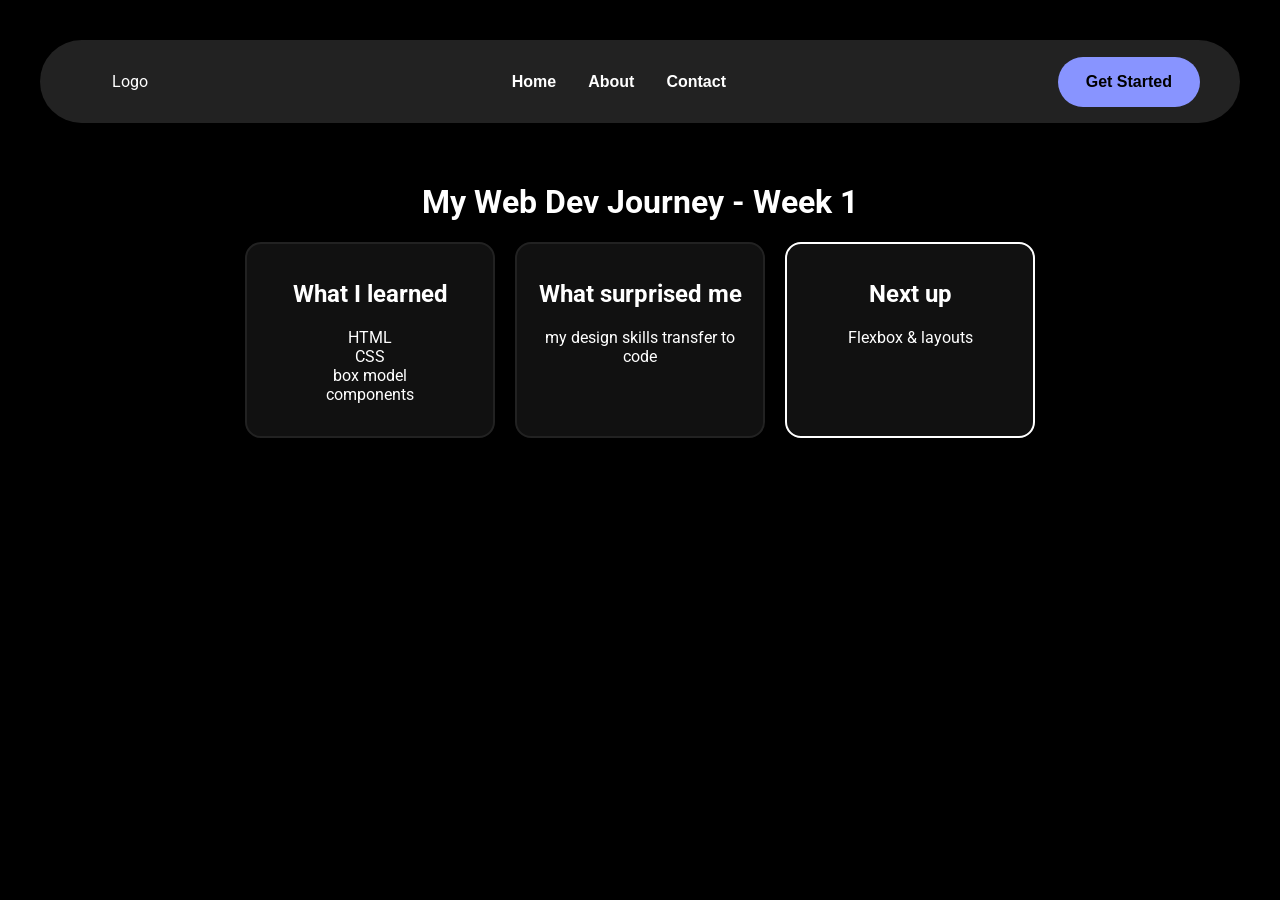
<file: index.html>
<!DOCTYPE html>
<html lang="en">

<head>
    <meta charset="UTF-8">
    <meta name="viewport" content="width=device-width, initial-scale=1.0">
    <title>Challege 1 - Nav bar</title>
    <link rel="stylesheet" href="style.css">
    <link rel="preconnect" href="https://fonts.googleapis.com">
    <link rel="preconnect" href="https://fonts.gstatic.com" crossorigin>
    <link href="https://fonts.googleapis.com/css2?family=Noto+Naskh+Arabic:wght@400..700&family=Roboto:ital,wght@0,100..900;1,100..900&display=swap" rel="stylesheet">
</head>

<body>
    <div class="nav">
        <div class="logo">
            <div>Logo</div>
        </div>

        <div class="links">
            <a href="#">Home</a>
            <a href="#">About</a>
            <a href="#">Contact</a>
        </div>

        <div class="button">
            <a href="https://www.upwork.com" target="_blank" rel="noopener">Get Started</a>
        </div>
    </div>

    <h1 class="page-title">My Web Dev Journey - Week 1</h1>
    <div class="card-row">
        <div class="card">
            <h2>What I learned</h2>
            <ul>
                <li>HTML</li>
                <li>CSS</li>
                <li>box model</li>
                <li>components</li>
            </ul>
        </div>

        <div class="card">
            <h2>What surprised me</h2>
            <p>my design skills transfer to code</p>
        </div>

        <div class="card featured">
            <h2>Next up</h2>
            <p>Flexbox & layouts</p>
        </div>
    </div>
</body>

</html>
</file>
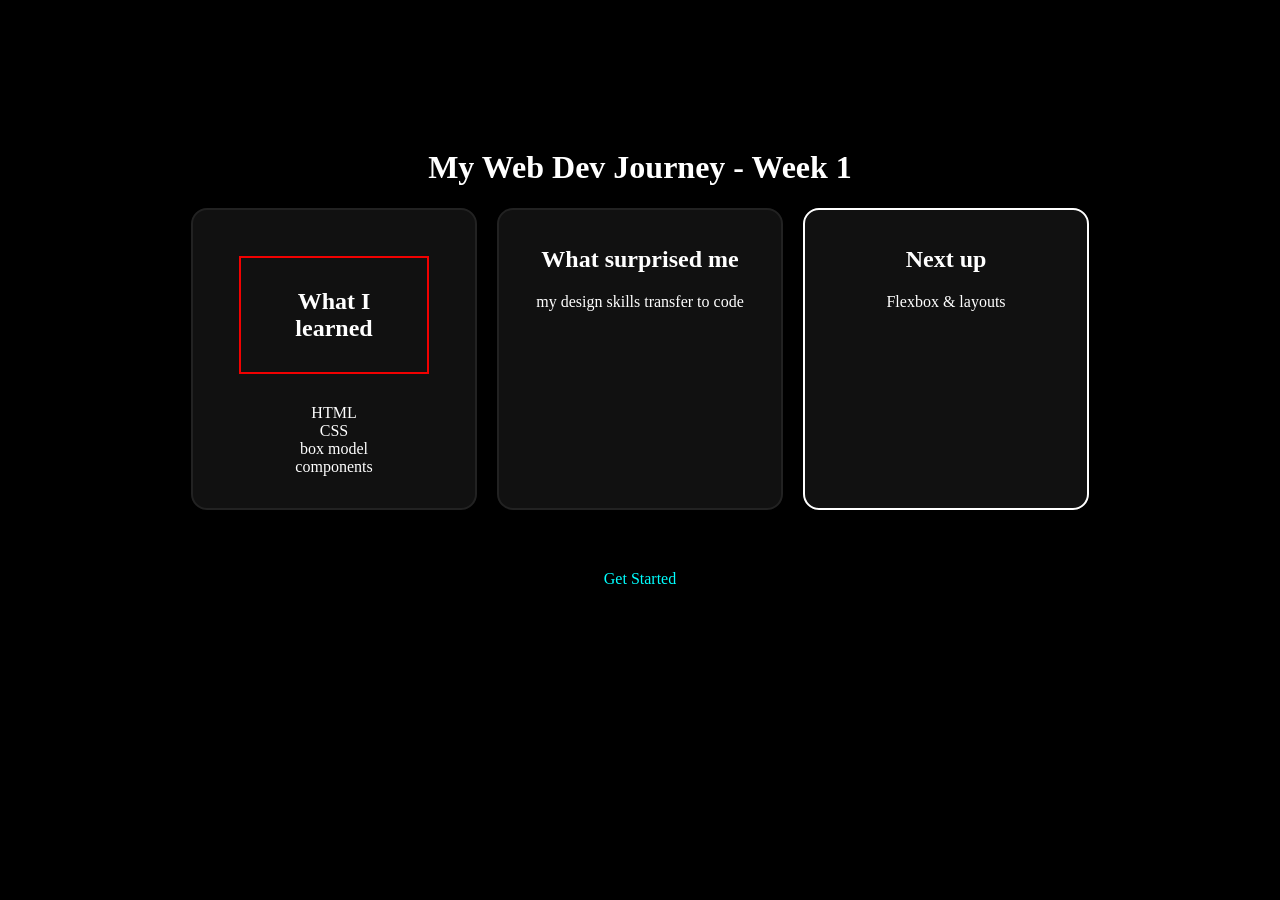
<file: Week 1/index.html>
<!DOCTYPE html>
<html lang="en">
    <head>
    <meta charset="UTF-8">
    <meta name="viewport" content="width=device-width, initial-scale=1.0">
    <title>My Web Dev Journey — Week 1</title>
    <link rel="stylesheet" href="style.css">
    </head>

    <body>
        <h1>My Web Dev Journey - Week 1</h1>
        <div class="card-row">
        <div class="card box-test">
             <h2>What I learned</h2>
            <ul>
                <li>HTML</li>
                <li>CSS</li>
                <li>box model</li>
                <li>components</li>
                </ul>
        </div>

        <div class="card">
             <h2>What surprised me</h2>
             <p>my design skills transfer to code</p>
        </div>

        <div class="card featured">
             <h2>Next up</h2>
             <p>Flexbox & layouts</p>
        </div>
        </div>
        <div class="link"> <a href="#">Get Started</a></div>
    </body>
</html>
</file>
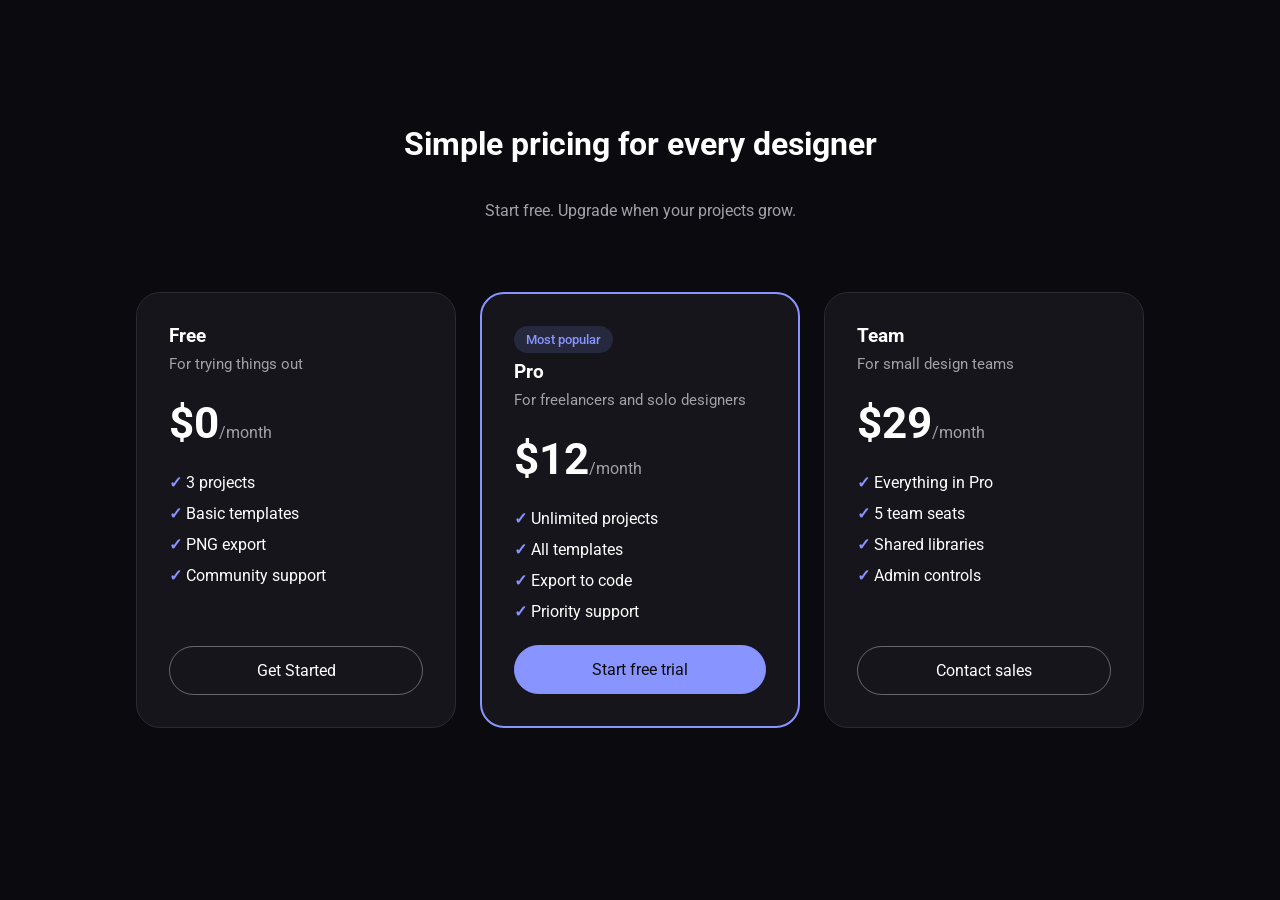
<file: Figma to code/pricing.html>
<!DOCTYPE html>
<html lang="en">
    <head>
        <meta charset="UTF-8">
        <meta name="viewport" content="width=device-width">
        <link rel="stylesheet" href="style.css">
        <title>Pricing Section</title>
        <link rel="preconnect" href="https://fonts.googleapis.com">
        <link rel="preconnect" href="https://fonts.gstatic.com" crossorigin>
        <link href="https://fonts.googleapis.com/css2?family=Roboto:wght@100..900&display=swap" rel="stylesheet">
    </head>

    <body>
        <div class="text">
            <h1>Simple pricing for every designer</h1>
            <p>Start free. Upgrade when your projects grow.</p>
        </div>

        <div class="card-row">
            <div class="card">
             <div class="plan">
             <h3>Free</h3>
             <p class="plan-desc">For trying things out</p>
           </div>

          <div>
             <p class="price"> <span class="amount">$0</span>/month</p>
          </div>

          <div class="ul">
            <ul>

              <li><span class="check">✓</span> 3 projects</li>
              <li><span class="check">✓</span> Basic templates</li>
              <li><span class="check">✓</span> PNG export</li>
              <li><span class="check">✓</span> Community support</li>
             </ul>
          </div>

           <a class="btn" href="#" target="_blank" rel="noopener">Get Started</a>

           </div>

           <div class="card featured">
             
             <div class="plan">
               <p class="badge">Most popular</p>
               <h3>Pro</h3>
              <p class="plan-desc">For freelancers and solo designers</p>
             </div>

          <div>
             <p class="price"> <span class="amount">$12</span>/month</p>
          </div>

          <div class="ul">
            <ul>

              <li><span class="check">✓</span> Unlimited projects</li>
              <li><span class="check">✓</span> All templates</li>
              <li><span class="check">✓</span> Export to code</li>
              <li><span class="check">✓</span> Priority support</li>
             </ul>
          </div>

           <a class="btn btn-primary" href="#" target="_blank" rel="noopener">Start free trial</a>

           </div>

           <div class="card">
             <div class="plan">
             <h3>Team</h3>
             <p class="plan-desc">For small design teams</p>
           </div>

          <div>
             <p class="price"> <span class="amount">$29</span>/month</p>
          </div>

          <div class="ul">
            <ul>

              <li><span class="check">✓</span> Everything in Pro</li>
              <li><span class="check">✓</span> 5 team seats</li>
              <li><span class="check">✓</span> Shared libraries</li>
              <li><span class="check">✓</span> Admin controls</li>
             </ul>
          </div>

           <a class="btn" href="#" target="_blank" rel="noopener">Contact sales</a>

           </div>
          
        </div>
        
    </body>
</html>
</file>
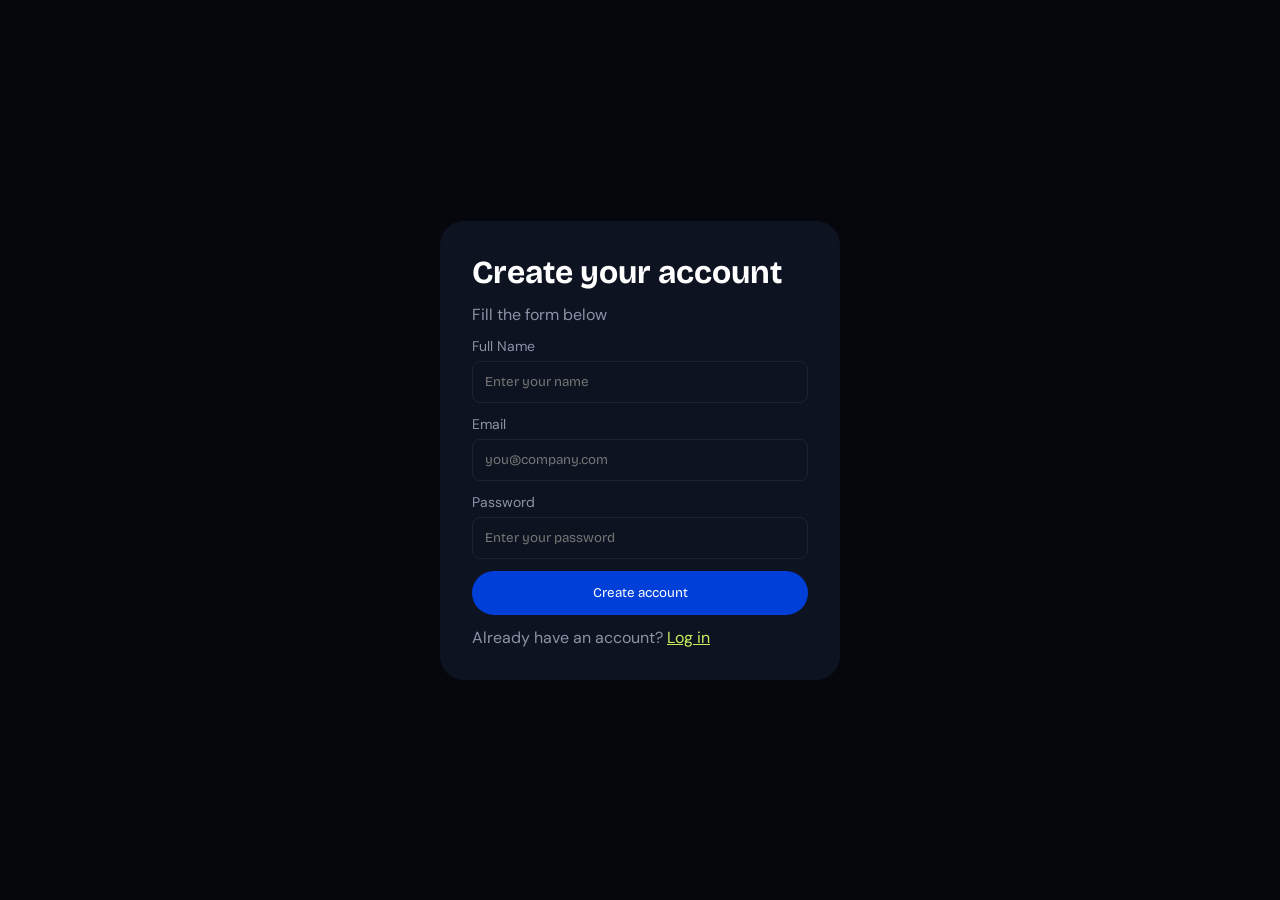
<file: Forms/signup.html>
<!DOCTYPE html>
<html lang="en">

<head>
    <meta charset="UTF-8">
    <meta name="viewport" content="width=device-width, initial-scale=1.0">
    <link rel="stylesheet" href="style.css">
    <title>Sign Up</title>
    <link rel="preconnect" href="https://fonts.googleapis.com">
    <link rel="preconnect" href="https://fonts.gstatic.com" crossorigin>
    <link
        href="https://fonts.googleapis.com/css2?family=Bricolage+Grotesque:opsz,wght@12..96,200..800&family=DM+Sans:ital,opsz,wght@0,9..40,100..1000;1,9..40,100..1000&display=swap"
        rel="stylesheet">
</head>

<body>

    <main>
        <form class="card">
            <h1>Create your account</h1>
            <p>Fill the form below</p>

            <div class="field">
                <label for="full-name">Full Name</label>
                <input type="text" id="full-name" name="full-name" placeholder="Enter your name" required>
            </div>

            <div class="field">
                <label for="email">Email</label>
                <input type="email" id="email" name="email" placeholder="you@company.com" required>
            </div>

            <div class="field">
                <label for="password">Password</label>
                <input type="password" id="password" name="password" placeholder="Enter your password" required>
            </div>

            <button type="submit">Create account</button>
            <p class="link">Already have an account? <a href="#">Log in</a></p>

        </form>
    </main>
</body>

</html>
</file>
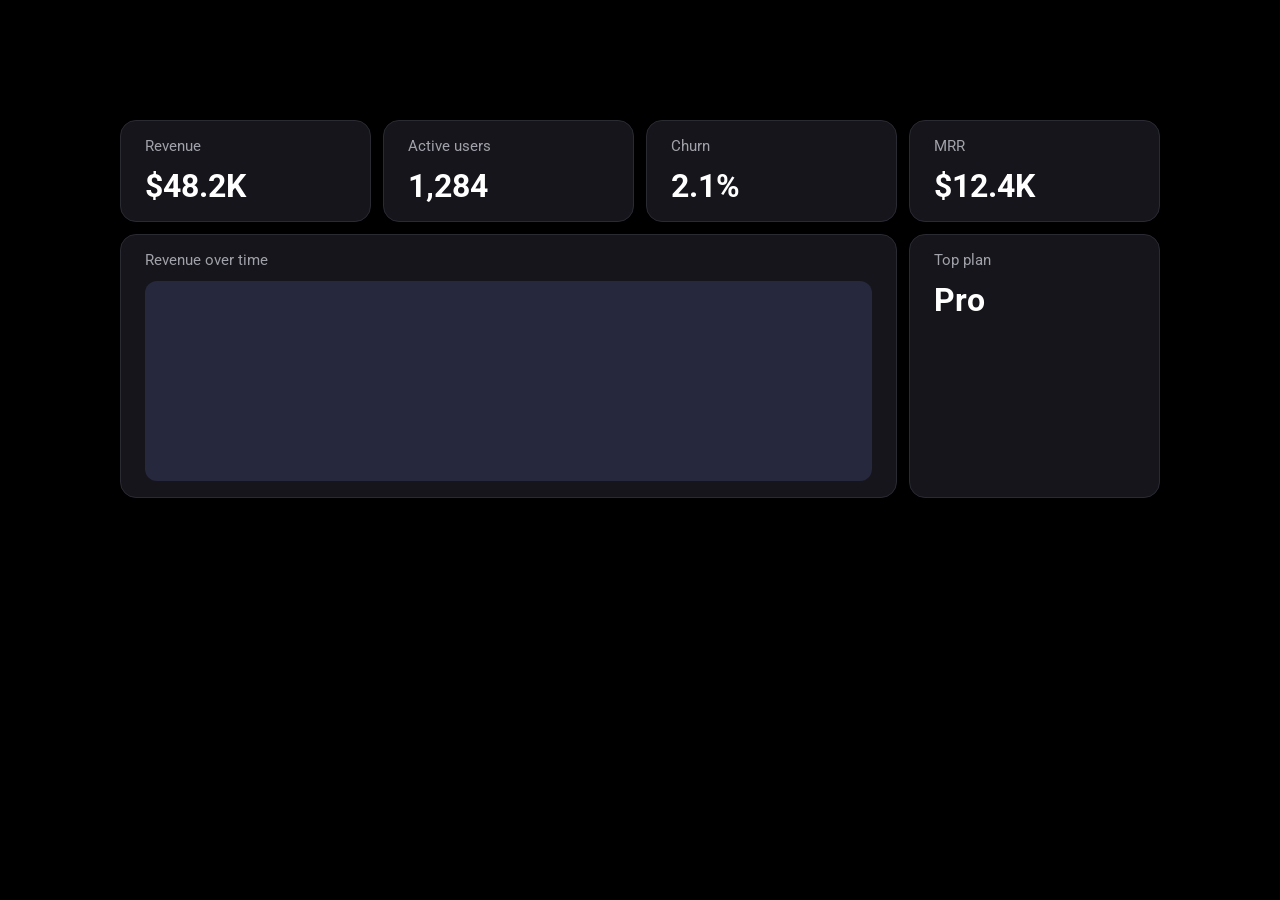
<file: Grids/grids.html>
<!DOCTYPE html>
<html lang="en">
<head>
    <meta charset="UTF-8">
    <meta name="viewport" content="width=device-width, initial-scale=1.0">
    <link rel="stylesheet" href="style.css">
    <link rel="preconnect" href="https://fonts.googleapis.com">
    <link rel="preconnect" href="https://fonts.gstatic.com" crossorigin>
    <link href="https://fonts.googleapis.com/css2?family=Roboto:wght@100..900&display=swap" rel="stylesheet">
    <title>Grids</title>
</head>
<body>
    
    <section class="stats">
        <div class="stat">
            <p class="label">Revenue</p>
            <p class="value">$48.2K</p>
        </div>

        <div class="stat">
            <p class="label">Active users</p>
            <p class="value">1,284</p>
        </div>
        
        <div class="stat">
            <p class="label">Churn</p>
            <p class="value">2.1%</p>
        </div>

        <div class="stat">
            <p class="label">MRR</p>
            <p class="value">$12.4K</p>
        </div>

        <div class="stat chart">
            <p class="label">Revenue over time</p>
            <div class="chart-area"></div>
        </div>

        <div class="stat side">
            <p class="label">Top plan</p>
            <p class="value">Pro</p>
        </div>

    </section>
</body>
</html>
</file>
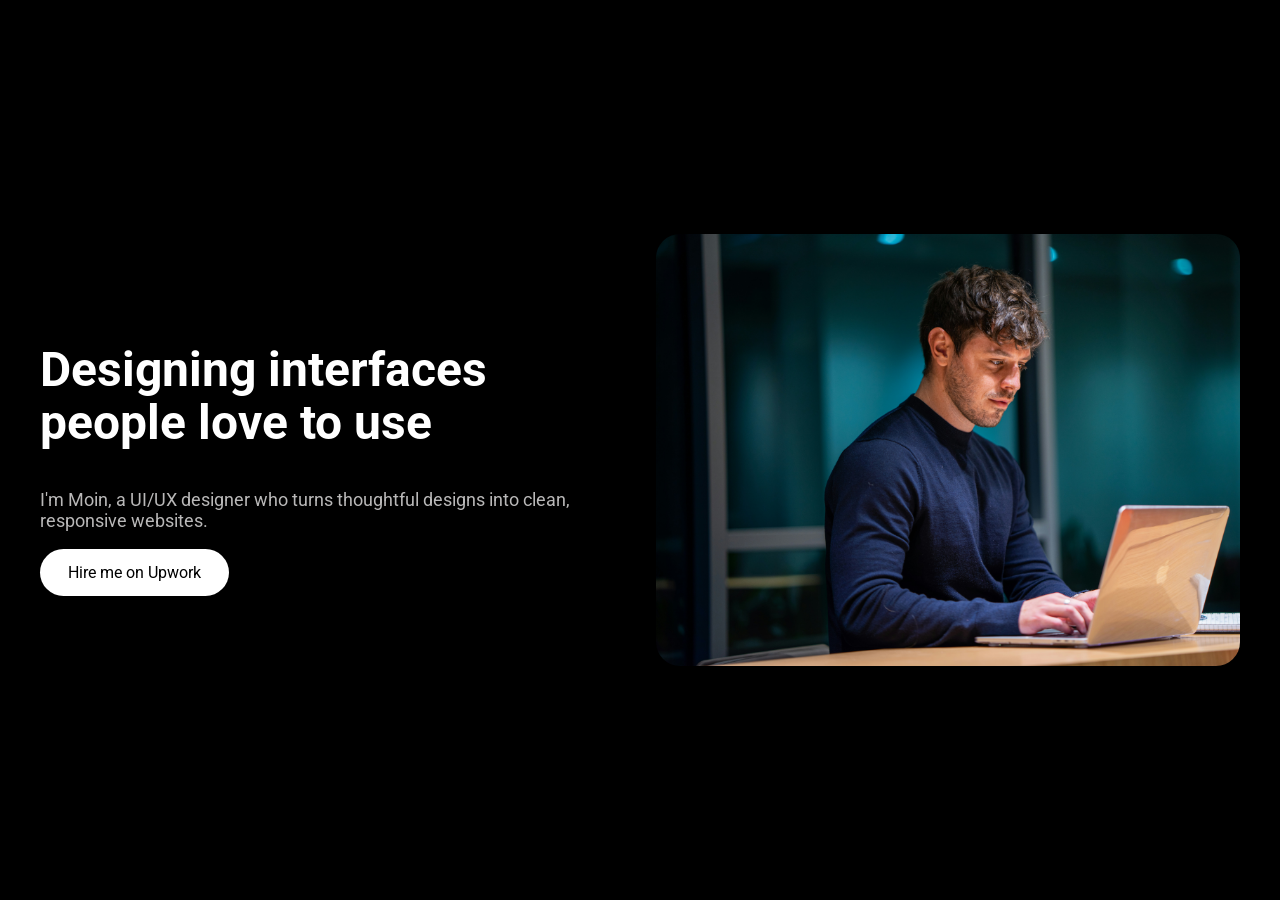
<file: Hero Section/hero.html>
<!DOCTYPE html>
<html lang="en">
    <head>
        <meta charset="UTF-8">
        <title>Home</title>
        <link rel="stylesheet" href="style.css">
        <meta name="viewport" content="width=device-width, initial-scale=1.0">
        <link rel="preconnect" href="https://fonts.googleapis.com">
        <link rel="preconnect" href="https://fonts.gstatic.com" crossorigin>
        <link href="https://fonts.googleapis.com/css2?family=Roboto:wght@100..900&display=swap" rel="stylesheet">
    </head>

    <body>
        <section class="hero">

            <div class="hero-text">
              <h1>Designing interfaces people love to use</h1>
              <p class="intro">I'm Moin, a UI/UX designer who turns thoughtful designs into clean, responsive websites.</p>
              <a href="https://www.upwork.com" class="btn" target="_blank" rel="noopener">Hire me on Upwork</a>
            </div>

            <div class="hero-image">
              <img src="images/hero.jpg" alt="A designer working on a laptop">
            </div>
             
        </section>
    </body>
</html>
</file>
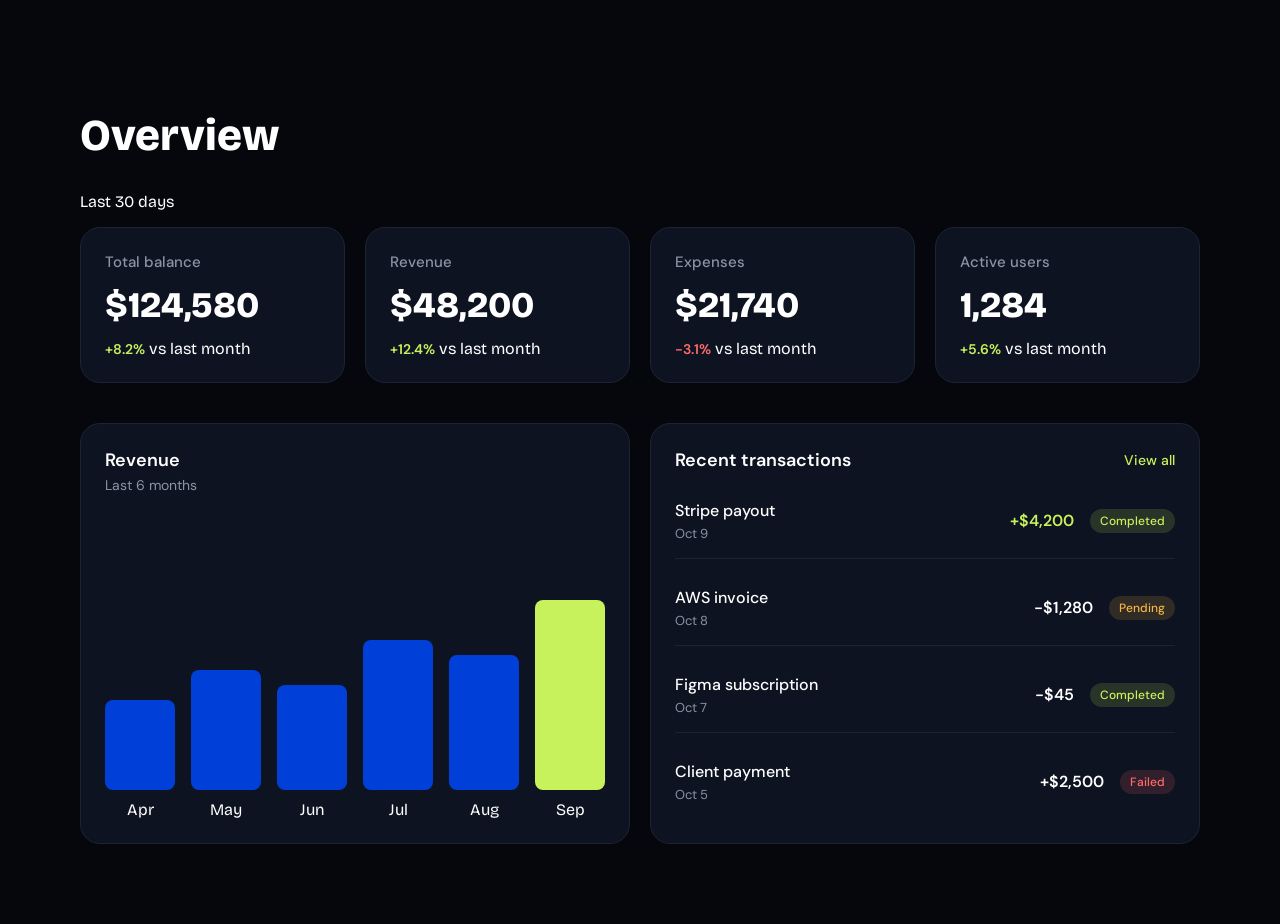
<file: Figma to code/Dashboard/dashboard.html>
<!DOCTYPE html>
<html lang="en">

<head>
    <meta charset="UTF-8">
    <meta name="viewport" content="width=device-width, initial-scale=1.0">
    <link rel="stylesheet" href="style.css">
    <link rel="preconnect" href="https://fonts.googleapis.com">
    <link rel="preconnect" href="https://fonts.gstatic.com" crossorigin>
    <link
        href="https://fonts.googleapis.com/css2?family=Bricolage+Grotesque:opsz,wght@12..96,200..800&family=DM+Sans:ital,opsz,wght@0,9..40,100..1000;1,9..40,100..1000&display=swap"
        rel="stylesheet">
    <title>Dashboard</title>
</head>

<body>
    <main>
        <header>
            <h1>Overview</h1>
            <p>Last 30 days</p>
        </header>

        <section class="stats">
            <div class="stat">
                <p class="label">Total balance</p>
                <p class="value">$124,580</p>
                <p><span class="content-up">+8.2%</span> <span class="change-label">vs last month</span></p>
            </div>

            <div class="stat">
                <p class="label">Revenue</p>
                <p class="value">$48,200</p>
                <p><span class="content-up">+12.4%</span> <span class="change-label">vs last month</span></p>
            </div>

            <div class="stat">
                <p class="label">Expenses</p>
                <p class="value">$21,740</p>
                <p><span class="content-down">-3.1%</span> <span class="change-label">vs last month</span></p>
            </div>

            <div class="stat">
                <p class="label">Active users</p>
                <p class="value">1,284</p>
                <p><span class="content-up">+5.6%</span> <span class="change-label">vs last month</span></p>
            </div>
        </section>

        <section class="main-row">
            <div class="stat chart">
                <div class="card-header">
                    <h2 class="card-title">Revenue</h2>
                    <p class="card-subtitle">Last 6 months</p>
                </div>

                <div class="bars">
                    <div class="bar-col">
                        <div class="bar" style="height: 90px"></div>
                        <span class="bar-label">Apr</span>
                    </div>

                    <div class="bar-col">
                        <div class="bar" style="height: 120px"></div>
                        <span class="bar-label">May</span>
                    </div>

                    <div class="bar-col">
                        <div class="bar" style="height: 105px"></div>
                        <span class="bar-label">Jun</span>
                    </div>

                    <div class="bar-col">
                        <div class="bar" style="height: 150px"></div>
                        <span class="bar-label">Jul</span>
                    </div>

                    <div class="bar-col">
                        <div class="bar" style="height: 135px"></div>
                        <span class="bar-label">Aug</span>
                    </div>

                    <div class="bar-col">
                        <div class="bar current" style="height: 190px"></div>
                        <span class="bar-label">Sep</span>
                    </div>

                </div>

            </div>

            <div class="stat transactions">
                <div class="tx-header">
                    <h2 class="card-title">Recent transactions</h2>
                    <a href="#" class="link">View all</a>
                </div>

                <div class="transaction">
                    <div class="tx-info">
                        <p class="tx-name">Stripe payout</p>
                        <p class="tx-date">Oct 9</p>
                    </div>
                    <div class="tx-meta">
                        <p class="tx-amount amount-up">+$4,200</p>
                        <span class="pill pill-completed">Completed</span>
                    </div>
                </div>

                <div class="transaction">
                    <div class="tx-info">
                        <p class="tx-name">AWS invoice</p>
                        <p class="tx-date">Oct 8</p>
                    </div>
                    <div class="tx-meta">
                        <p class="tx-amount amount-down">-$1,280</p>
                        <span class="pill pill-pending">Pending</span>
                    </div>
                </div>

                <div class="transaction">
                    <div class="tx-info">
                        <p class="tx-name">Figma subscription</p>
                        <p class="tx-date">Oct 7</p>
                    </div>
                    <div class="tx-meta">
                        <p class="tx-amount amount-down">-$45</p>
                        <span class="pill pill-completed">Completed</span>
                    </div>
                </div>

                <div class="transaction">
                    <div class="tx-info">
                        <p class="tx-name">Client payment</p>
                        <p class="tx-date">Oct 5</p>
                    </div>
                    <div class="tx-meta">
                        <p class="tx-amount">+$2,500</p>
                        <span class="pill pill-failed">Failed</span>
                    </div>

                </div>
            </div>
        </section>
    </main>
</body>

</html>
</file>
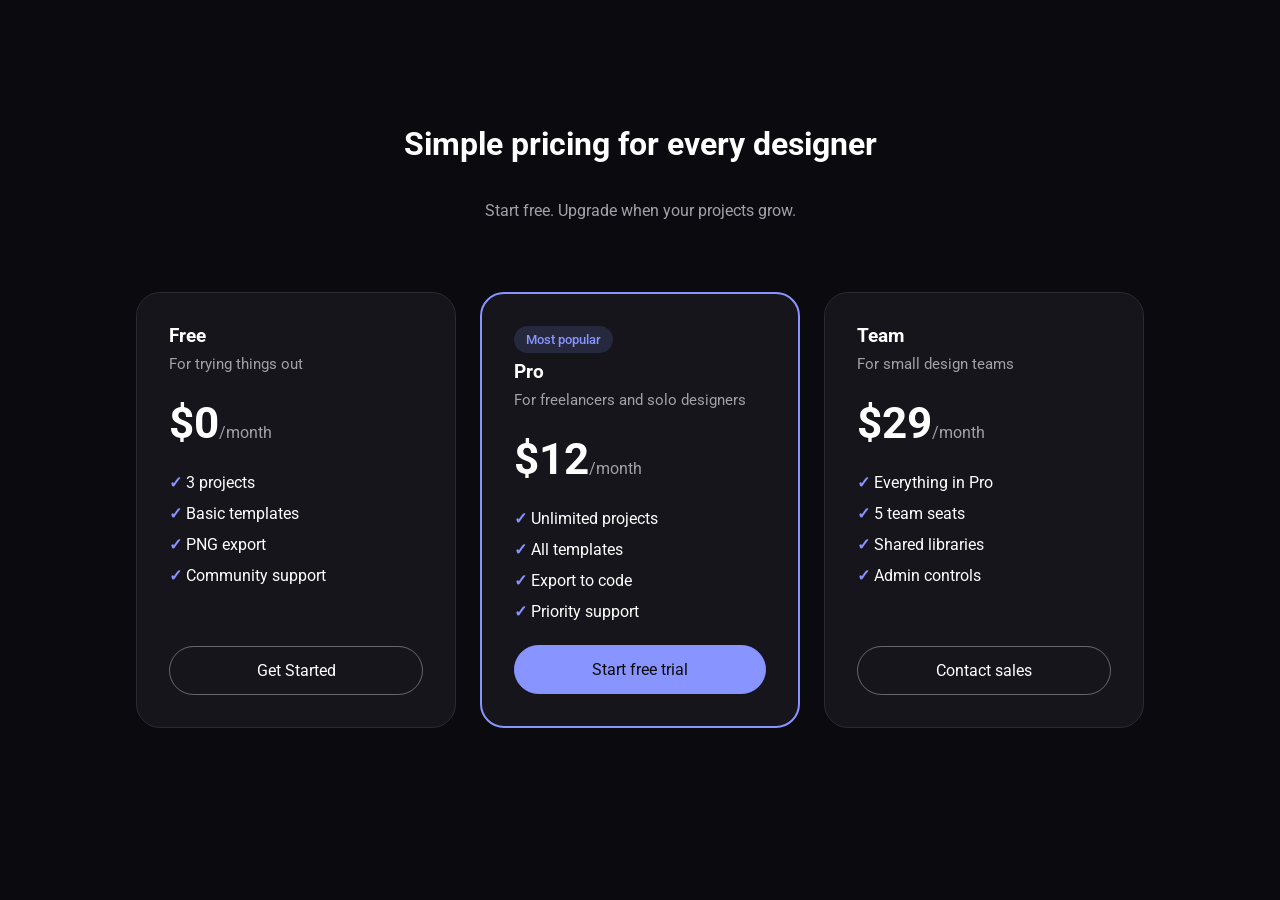
<file: Figma to code/Pricing Section/pricing.html>
<!DOCTYPE html>
<html lang="en">

<head>
  <meta charset="UTF-8">
  <meta name="viewport" content="width=device-width">
  <link rel="stylesheet" href="style.css">
  <title>Pricing Section</title>
  <link rel="preconnect" href="https://fonts.googleapis.com">
  <link rel="preconnect" href="https://fonts.gstatic.com" crossorigin>
  <link href="https://fonts.googleapis.com/css2?family=Roboto:wght@100..900&display=swap" rel="stylesheet">
</head>

<body>
  <div class="text">
    <h1>Simple pricing for every designer</h1>
    <p>Start free. Upgrade when your projects grow.</p>
  </div>

  <div class="card-row">
    <div class="card">
      <div class="plan">
        <h3>Free</h3>
        <p class="plan-desc">For trying things out</p>
      </div>

      <div>
        <p class="price"> <span class="amount">$0</span>/month</p>
      </div>

      <div class="ul">
        <ul>

          <li><span class="check">✓</span> 3 projects</li>
          <li><span class="check">✓</span> Basic templates</li>
          <li><span class="check">✓</span> PNG export</li>
          <li><span class="check">✓</span> Community support</li>
        </ul>
      </div>

      <a class="btn" href="#" target="_blank" rel="noopener">Get Started</a>

    </div>

    <div class="card featured">

      <div class="plan">
        <p class="badge">Most popular</p>
        <h3>Pro</h3>
        <p class="plan-desc">For freelancers and solo designers</p>
      </div>

      <div>
        <p class="price"> <span class="amount">$12</span>/month</p>
      </div>

      <div class="ul">
        <ul>

          <li><span class="check">✓</span> Unlimited projects</li>
          <li><span class="check">✓</span> All templates</li>
          <li><span class="check">✓</span> Export to code</li>
          <li><span class="check">✓</span> Priority support</li>
        </ul>
      </div>

      <a class="btn btn-primary" href="#" target="_blank" rel="noopener">Start free trial</a>

    </div>

    <div class="card">
      <div class="plan">
        <h3>Team</h3>
        <p class="plan-desc">For small design teams</p>
      </div>

      <div>
        <p class="price"> <span class="amount">$29</span>/month</p>
      </div>

      <div class="ul">
        <ul>

          <li><span class="check">✓</span> Everything in Pro</li>
          <li><span class="check">✓</span> 5 team seats</li>
          <li><span class="check">✓</span> Shared libraries</li>
          <li><span class="check">✓</span> Admin controls</li>
        </ul>
      </div>

      <a class="btn" href="#" target="_blank" rel="noopener">Contact sales</a>

    </div>

  </div>

</body>

</html>
</file>
<file: style.css>
* {
    box-sizing: border-box;
}

body {
    font-family: 'Roboto', sans-serif;
    background-color: #000000;
    color: #ffffff;
    text-align: center;
    padding: 32px;
}

.nav {
    background-color: #222222;
    padding-left: 40px;
    padding-right: 40px;
    display: flex;
    flex-direction: row;
    justify-content: space-between;
    align-items: center;
    border-radius: 99px;
}

.logo {
    margin: 12px;
    padding: 20px;
}

.links a {
    color: #ffffff;
    padding: 12px;
}

.links {
    display: flex;
    gap: 8px;
}

.button {
    background-color: #8894ff;
    border-radius: 99px;
}

a {
    font-family: Arial, Helvetica, sans-serif;
    font-weight: bold;
    text-decoration: none;
    color: #000000;
    padding: 16px 28px;
    display: inline-block;
}

.page-title {
    margin-top: 60px;
}

.card-row {
    display: flex;
    flex-direction: row;
    justify-content: center;
    gap: 20px;
    align-items: stretch;
    flex-wrap: wrap;
}

.card {
    background-color: #111111;
    width: 100%;
    max-width: 250px;
    padding: 16px;
    border: 2px solid #222222;
    border-radius: 16px;
}

.featured {
    border-color: #ffffff;
}

ul {
    list-style: none;
    padding-left: 0;
}

@media (max-width: 768px) {
    body {
        padding: 16px;
    }

    .card-row {
        flex-direction: column;
        align-items: center;
    }

    .nav {
        flex-direction: column;
        border-radius: 24px;
        padding: 20px 40px;
        gap: 12px;
    }

    .card {
        max-width: none;
    }
}
</file>
<file: Week 1/style.css>
body {
    background-color: #000000;
    color: #ffffff;
    padding: 120px;
    text-align: center;
}
.card-row {
    display: flex;
    flex-direction: row;
    justify-content: center;
    gap: 20px;
    align-items: stretch;
    flex-wrap: wrap;
}
.card {
    background-color: #111111;
    width: 100%;
    max-width: 250px;
    padding: 16px;
    border: 2px solid #222222;
    border-radius: 16px;
}

.box-test h2{
    border: 2px solid #f10101;
    padding: 30px;
    margin: 30px;
}

.featured {
    border-color: #ffffff;
}

ul {
    list-style: none;
    padding-left: 0;
}

.link {
    padding-top: 60px;
}

.link a {
    color: aqua;
    text-decoration: none;
}

@media (max-width: 768px) {
    body {
        padding: 16px;
    }

    .card-row {
        flex-direction: column;
        align-items: center;
    }
}
</file>
<file: Figma to code/style.css>
* {
    box-sizing: border-box;
}

body {
    font-family: 'Roboto', sans-serif;
    background-color: #0B0B0F;
    color: #FFFFFF;
    padding: 96px 80px;
}

.text {
    align-items: center;
    display: flex;
    flex-direction: column;
    padding-bottom: 56px;
}

.text p {
    color: #A1A1AA;
}

.plan {
    display: flex;
    flex-direction: column;
    gap: 8px;
}

.plan-desc {
    color: #A1A1AA;
    font-size: 15px;
    font-weight: 400;
}

.card {
    display: flex;
    flex-direction: column;
    background-color: #15151B;
    padding: 32px;
    border: 1px solid #2A2A33;
    border-radius: 24px;
    gap: 24px;
    width: 320px;
}

.amount {
    font-size: 44px;
    font-weight: 700;
    color: #FFFFFF;
}

.price {
    font-size: 16px;
    font-weight: 400;
    color: #A1A1AA;
}

.check {
    color: #8894FF;
    font-weight: 600;
}

ul {
    list-style: none;
    padding-left: 0;
    display: flex;
    flex-direction: column;
    gap: 12px;
}

.btn {
    display: inline-block;
    padding: 14px 28px;
    text-decoration: none;
    background-color: transparent;
    border-radius: 99px;
    color: #FFFFFF;
    border: 1px solid rgba(255, 255, 255, 0.35);
    margin-top: auto;
    text-align: center;
}

.card h3,
.card p,
.card ul {
    margin: 0;
}

.card-row {
    display: flex;
    justify-content: center;
    gap: 24px;
}

.btn-primary {
    background-color: #8894FF;
    color: #0B0B0F;
    border-color: #8894FF;
}

.featured {
    border: 2px solid #8894FF;
}

.badge {
    align-self: flex-start;
    padding: 6px 12px;
    border-radius: 99px;
    background-color: rgba(136, 148, 255, 0.15);
    color: #8894FF;
    font-size: 13px;
    font-weight: 500;
}

@media (max-width: 768px) {
    body {
        padding: 56px 20px;
    }

    h1 {
        font-size: 32px;
    }

    .card-row {
        flex-direction: column;
    }

    .card {
        width: 100%;
    }

    .text {
        text-align: center;
    }
}
</file>
<file: Forms/style.css>
* {
    box-sizing: border-box;
    margin: 0;
}

:root {
    --color-bg: #05070D;
    --color-card: #0D1320;
    --color-border: #1C2433;
    --color-text: #FFFFFF;
    --color-muted: #8B93A7;
    --color-accent: #0040D8;
    --color-highlight: #C8F25C;
    --color-highlight-15: rgba(200, 242, 92, 0.15);
    --color-danger: #FF6B6B;
    --color-danger-15: rgba(255, 107, 107, 0.15);
    --color-warning: #F5B544;
    --color-warning-15: rgba(245, 181, 68, 0.15);
}

body {
    display: flex;
    justify-content: center;
    align-items: center;
    padding: 16px;
    font-family: 'Bricolage Grotesque', 'DM Sans', sans-serif;
    background-color: var(--color-bg);
    color: var(--color-text);
    min-height: 100vh;
}

h1 {
    font-family: 'Bricolage Grotesque';
}

p {
    font-family: 'DM Sans';
    color: var(--color-muted);
}

.card {
    display: flex;
    flex-direction: column;
    padding: 32px;
    background-color: var(--color-card);
    gap: 12px;
    border-radius: 24px;
}

main {
    width: 100%;
    max-width: 400px;
}

.field {
    display: flex;
    flex-direction: column;
    gap: 6px;
}

label {
    color: var(--color-muted);
    font-size: 14px;
    font-family: 'DM Sans';
}

input {
    width: 100%;
    padding: 12px;
    background-color: var(--color-card);
    color: var(--color-muted);
    border: 1.5px solid var(--color-border);
    border-radius: 8px;
    font-family: inherit;
}

input:focus {
    border-color: var(--color-accent);
    color: var(--color-text);
}

button {
    padding: 14px 28px;
    background-color: var(--color-accent);
    color: var(--color-text);
    border-radius: 99px;
    font-family: inherit;
    cursor: pointer;
    border: none;
}

button:hover {
    opacity: 0.9;
}

a {
    color: var(--color-highlight);
}
</file>
<file: Grids/style.css>
* {
    box-sizing: border-box;

    
}

:root {
    --color-bg: #000000;
    --color-card: #15151B;
    --color-border: #2A2A33;
    --color-text: #FFFFFF;
    --color-muted: #A1A1AA;
    --color-accent: #8894FF;
    --color-accent-soft: rgba(136, 148, 255, 0.15);
    --radius-card: 16px;
    --gap: 12px;
}

body {
    font-family: 'Roboto', sans-serif;
    background-color: var(--color-bg);
    color: var(--color-text);
    padding: 120px;
    margin: 0;
}

.stats {
    display: grid;
    grid-template-columns: repeat(4, 1fr);
    gap: var(--gap);
}

.stat {
    display: flex;
    flex-direction: column;
    background-color: var(--color-card);
    border: 1px solid var(--color-border);
    padding: 16px 24px;
    border-radius: var(--radius-card);
    gap: 12px;
    transition: transform 0.2s ease, border-color 0.2s ease;
}

.stat:hover {
    transform: translateY(-4px);
    border-color: var(--color-accent);
}

.label {
    color: var(--color-muted);
    font-size: 15px;
    font-weight: 400;
    margin: 0;
}
.value {
    color: var(--color-text);
    font-size: 32px;
    font-weight: 700;
    margin: 0;
}

.chart {
    grid-column: span 3;
}

.chart-area {
    height: 200px;
    border-radius: 12px;
    background-color: var(--color-accent-soft);
}

@media (max-width: 768px) {

    body {
        padding: 24px;
    }
    .stats {
        grid-template-columns: repeat(2, 1fr);
    }

    .stat {
        padding: 16px;
    }
 
    .value {
        font-size: 24px;
    }

    .chart,
    .side {
        grid-column: span 2;
    }
}
</file>
<file: Hero Section/style.css>
* {
    box-sizing: border-box;
}

body {
    font-family: 'roboto', sans-serif;
    background-color: #000000;
    color: #ffffff;
    margin: 0 auto;
}

.hero {
    display: flex;
    align-items: center;
    gap: 32px;
    padding: 40px;
    min-height: 100vh;
}

.hero-text,
.hero-image {
    flex: 1;
}

h1 {
    font-size: 48px;
    line-height: 1.1;
}

.intro {
    color: #b9b8b8;
    font-size: 18px;
    max-width: 600px;
}
.btn {
    display: inline-block;
    padding: 14px 28px;
    background-color: #ffffff;
    color: #000000;
    border-radius: 99px;
    text-decoration: none;
}

img {
    max-width: 100%;
    height: auto;
    display: block;
    border-radius: 24px;
}

@media (max-width: 768px) {
    .hero { 
        flex-direction: column;
        align-items: flex-start;
        justify-content: center;
    }

    h1 {
        font-size: 32px;
    }

    .hero-text,
    .hero-image {
        flex: none;
    }
}
</file>
<file: Figma to code/Dashboard/style.css>
* {
    box-sizing: border-box;
}

:root {
    --color-bg: #05070D;
    --color-card: #0D1320;
    --color-border: #1C2433;
    --color-text: #FFFFFF;
    --color-muted: #8B93A7;
    --color-accent: #0040D8;
    --color-highlight: #C8F25C;
    --color-highlight-15: rgba(200, 242, 92, 0.15);
    --color-danger: #FF6B6B;
    --color-danger-15: rgba(255, 107, 107, 0.15);
    --color-warning: #F5B544;
    --color-warning-15: rgba(245, 181, 68, 0.15);

}

body {
    font-family: 'Bricolage Grotesque', 'DM Sans', sans-serif;
    background-color: var(--color-bg);
    color: var(--color-text);
    padding: 80px;
    margin: 0;
}

h1 {
    font-family: "Bricolage Grotesque";
    font-size: 44px;
    font-weight: 900;
}

    {
    font-family: "DM Sans";
    font-size: 16px;
    font-weight: 400;
    color: var(--color-muted);
}

.stats {
    display: grid;
    grid-template-columns: repeat(4, 1fr);
    gap: 20px;
}

.stat {
    display: flex;
    padding: 24px;
    flex-direction: column;
    gap: 12px;
    border-radius: 20px;
    border: 1px solid var(--color-border, #1C2433);
    background: var(--color-card, #0D1320);
}

.stat h2 {
    margin: 0;
}

.stat p {
    margin: 0;
}

.label {
    color: var(--color-muted);
    font-family: "DM Sans";
    font-size: 15px;
    font-style: normal;
    font-weight: 500;
    line-height: normal;
}

.value {
    color: var(--color-text);
    font-family: "Bricolage Grotesque";
    font-size: 36px;
    font-style: normal;
    font-weight: 800;
    line-height: normal;
}

.content-up {
    color: var(--color-highlight);
    font-family: "DM Sans";
    font-size: 14px;
    font-style: normal;
    font-weight: 600;
    line-height: normal;
}

.content-down {
    color: var(--color-danger);
    font-family: "DM Sans";
    font-size: 14px;
    font-style: normal;
    font-weight: 600;
    line-height: normal;
}

.main-row {
    display: grid;
    grid-template-columns: repeat(2, 1fr);
    gap: 20px;
    margin-top: 40px;
}

.card-header {
    display: flex;
    flex-direction: column;
    align-items: flex-start;
    gap: 4px;
}

.card-title {
    color: var(--color-text);
    font-family: "DM Sans";
    font-size: 18px;
    font-style: normal;
    font-weight: 600;
    line-height: normal;
}

.card-subtitle {
    color: var(--color-muted);
    font-family: "DM Sans";
    font-size: 14px;
    font-style: normal;
    font-weight: 400;
    line-height: normal;
}

.bars {
    display: flex;
    align-items: flex-end;
    gap: 16px;
    margin-top: auto;
}

.bar-col {
    flex: 1;
    display: flex;
    flex-direction: column;
    align-items: center;
    gap: 10px;
}

.bar {
    width: 100%;
    border-radius: 8px;
    background-color: var(--color-accent);
}

.current {
    background-color: var(--color-highlight);
}

.tx-header,
.transaction {
    display: flex;
    justify-content: space-between;
    align-items: center;
}

.transaction {
    padding: 16px 0;
    border-bottom: 1px solid var(--color-border);

}

.transaction:last-child {
    border-bottom: none;
}

.h2 {
    color: var(--color-text);
    font-family: "DM Sans";
    font-size: 18px;
    font-style: normal;
    font-weight: 600;
    line-height: normal;
}

.link {
    color: var(--color-highlight);
    font-family: "DM Sans";
    font-size: 14px;
    font-style: normal;
    font-weight: 500;
    line-height: normal;
}

a {
    text-decoration: none;
}

.tx-info {
    display: flex;
    flex-direction: column;
    gap: 4px;
}

.tx-name {
    color: var(--color-text);
    font-family: "DM Sans";
    font-size: 16px;
    font-style: normal;
    font-weight: 500;
    line-height: normal;
}

.tx-date {
    color: var(--color-muted);
    font-family: "DM Sans";
    font-size: 13px;
    font-style: normal;
    font-weight: 400;
    line-height: normal;
}

.tx-meta {
    display: flex;
    align-items: center;
    gap: 16px;
}

.tx-amount {
    font-family: "DM Sans";
    font-size: 16px;
    font-style: normal;
    font-weight: 600;
    line-height: normal;
}

.pill {
    padding: 4px 10px;
    border-radius: 99px;
    font-family: "DM Sans";
    font-size: 12px;
    font-weight: 500;
}

.pill-completed {
    border-radius: 99px;
    background: var(--color-highlight-15);
    color: var(--color-highlight);
    font-family: "DM Sans";
    font-size: 12px;
    font-style: normal;
    font-weight: 500;
    line-height: normal;
}

.pill-failed {
    border-radius: 99px;
    background: var(--color-danger-15);
    color: var(--color-danger);
    font-family: "DM Sans";
    font-size: 12px;
    font-style: normal;
    font-weight: 500;
    line-height: normal;
}

.pill-pending {
    border-radius: 99px;
    background: var(--color-warning-15);
    color: var(--color-warning);
    font-family: "DM Sans";
    font-size: 12px;
    font-style: normal;
    font-weight: 500;
    line-height: normal;
}

.amount-up {
    color: var(--color-highlight);
}

.amount-down {
    color: var(--color-text);
}

@media (max-width:768px) {

    body {
        padding: 20px;
    }

    h1 {
        font-size: 32px;
    }

    .stats {
        grid-template-columns: repeat(2, 1fr);
    }

    .stat {
        padding: 16px;
    }

    .main-row {
        grid-template-columns: 1fr;
    }

    .change-label {
        display: none;
    }

    .value {
        font-size: 24px;
    }
}
</file>
<file: Figma to code/Pricing Section/style.css>
* {
    box-sizing: border-box;
}

body {
    font-family: 'Roboto', sans-serif;
    background-color: #0B0B0F;
    color: #FFFFFF;
    padding: 96px 80px;
}

.text {
    align-items: center;
    display: flex;
    flex-direction: column;
    padding-bottom: 56px;
}

.text p {
    color: #A1A1AA;
}

.plan {
    display: flex;
    flex-direction: column;
    gap: 8px;
}

.plan-desc {
    color: #A1A1AA;
    font-size: 15px;
    font-weight: 400;
}

.card {
    display: flex;
    flex-direction: column;
    background-color: #15151B;
    padding: 32px;
    border: 1px solid #2A2A33;
    border-radius: 24px;
    gap: 24px;
    width: 320px;
}

.amount {
    font-size: 44px;
    font-weight: 700;
    color: #FFFFFF;
}

.price {
    font-size: 16px;
    font-weight: 400;
    color: #A1A1AA;
}

.check {
    color: #8894FF;
    font-weight: 600;
}

ul {
    list-style: none;
    padding-left: 0;
    display: flex;
    flex-direction: column;
    gap: 12px;
}

.btn {
    display: inline-block;
    padding: 14px 28px;
    text-decoration: none;
    background-color: transparent;
    border-radius: 99px;
    color: #FFFFFF;
    border: 1px solid rgba(255, 255, 255, 0.35);
    margin-top: auto;
    text-align: center;
}

.card h3,
.card p,
.card ul {
    margin: 0;
}

.card-row {
    display: flex;
    justify-content: center;
    gap: 24px;
}

.btn-primary {
    background-color: #8894FF;
    color: #0B0B0F;
    border-color: #8894FF;
}

.featured {
    border: 2px solid #8894FF;
}

.badge {
    align-self: flex-start;
    padding: 6px 12px;
    border-radius: 99px;
    background-color: rgba(136, 148, 255, 0.15);
    color: #8894FF;
    font-size: 13px;
    font-weight: 500;
}

@media (max-width: 768px) {
    body {
        padding: 56px 20px;
    }

    h1 {
        font-size: 32px;
    }

    .card-row {
        flex-direction: column;
    }

    .card {
        width: 100%;
    }

    .text {
        text-align: center;
    }
}
</file>
